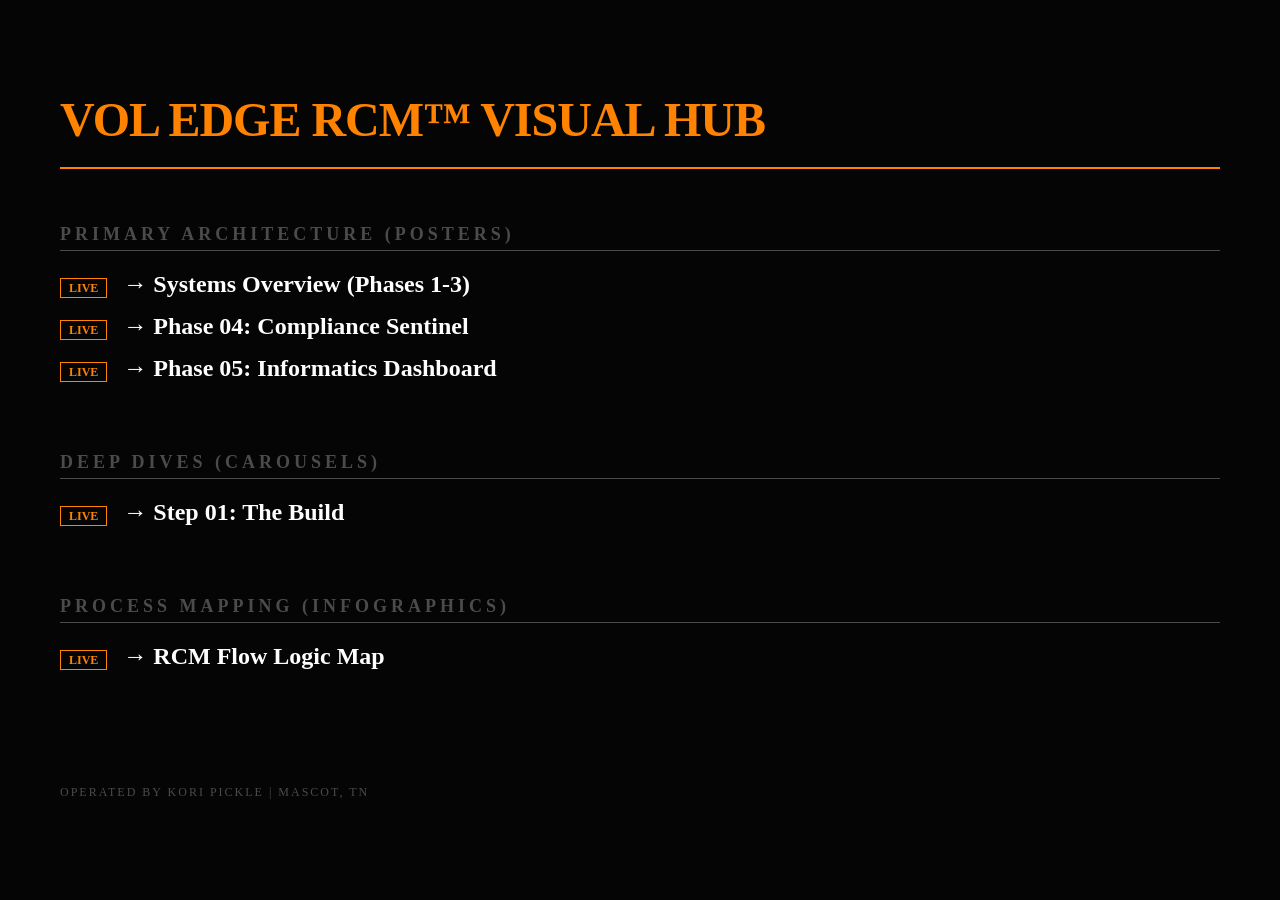
<file: index.html>
<!DOCTYPE html>
<html lang="en">
<head>
    <meta charset="UTF-8">
    <title>Vol Edge RCM™ Template Hub</title>
    <link rel="stylesheet" href="styles.css">
    <style>
        body { background: #050505; color: white; flex-direction: column; padding: 60px; align-items: flex-start; min-height: auto; }
        h1 { color: var(--vol-orange); font-size: 48px; margin-bottom: 40px; border-bottom: 2px solid var(--vol-orange); width: 100%; padding-bottom: 20px; text-transform: uppercase; letter-spacing: -1px;}
        .menu-section { margin-bottom: 40px; width: 100%; }
        h2 { color: #4B4B4B; text-transform: uppercase; font-size: 18px; letter-spacing: 4px; border-bottom: 1px solid #4B4B4B; padding-bottom: 5px; margin-bottom: 20px;}
        a { color: var(--vol-white); font-size: 24px; text-decoration: none; display: block; margin: 15px 0; transition: 0.3s; font-weight: 600;}
        a:hover { color: var(--vol-orange); transform: translateX(15px); }
        .tag-small { font-size: 12px; color: var(--vol-orange); border: 1px solid var(--vol-orange); padding: 2px 8px; margin-right: 10px; text-transform: uppercase; font-weight: 800;}
    </style>
</head>
<body>
    <h1>VOL EDGE RCM™ VISUAL HUB</h1>
    
    <div class="menu-section">
        <h2>Primary Architecture (Posters)</h2>
        <a href="posters/poster-systems-overview.html"><span class="tag-small">Live</span> → Systems Overview (Phases 1-3)</a>
        <a href="posters/poster-compliance.html"><span class="tag-small">Live</span> → Phase 04: Compliance Sentinel</a>
        <a href="posters/poster-analytics.html"><span class="tag-small">Live</span> → Phase 05: Informatics Dashboard</a>
    </div>

    <div class="menu-section">
        <h2>Deep Dives (Carousels)</h2>
        <a href="carousels/carousel-3-panel.html"><span class="tag-small">Live</span> → Step 01: The Build</a>
    </div>

    <div class="menu-section">
        <h2>Process Mapping (Infographics)</h2>
        <a href="infographics/rcm-flow.html"><span class="tag-small">Live</span> → RCM Flow Logic Map</a>
    </div>

    <div style="margin-top: 60px; color: #4B4B4B; font-size: 12px; letter-spacing: 2px; text-transform: uppercase;">
        Operated by Kori Pickle | Mascot, TN
    </div>
</body>
</html>
</file>
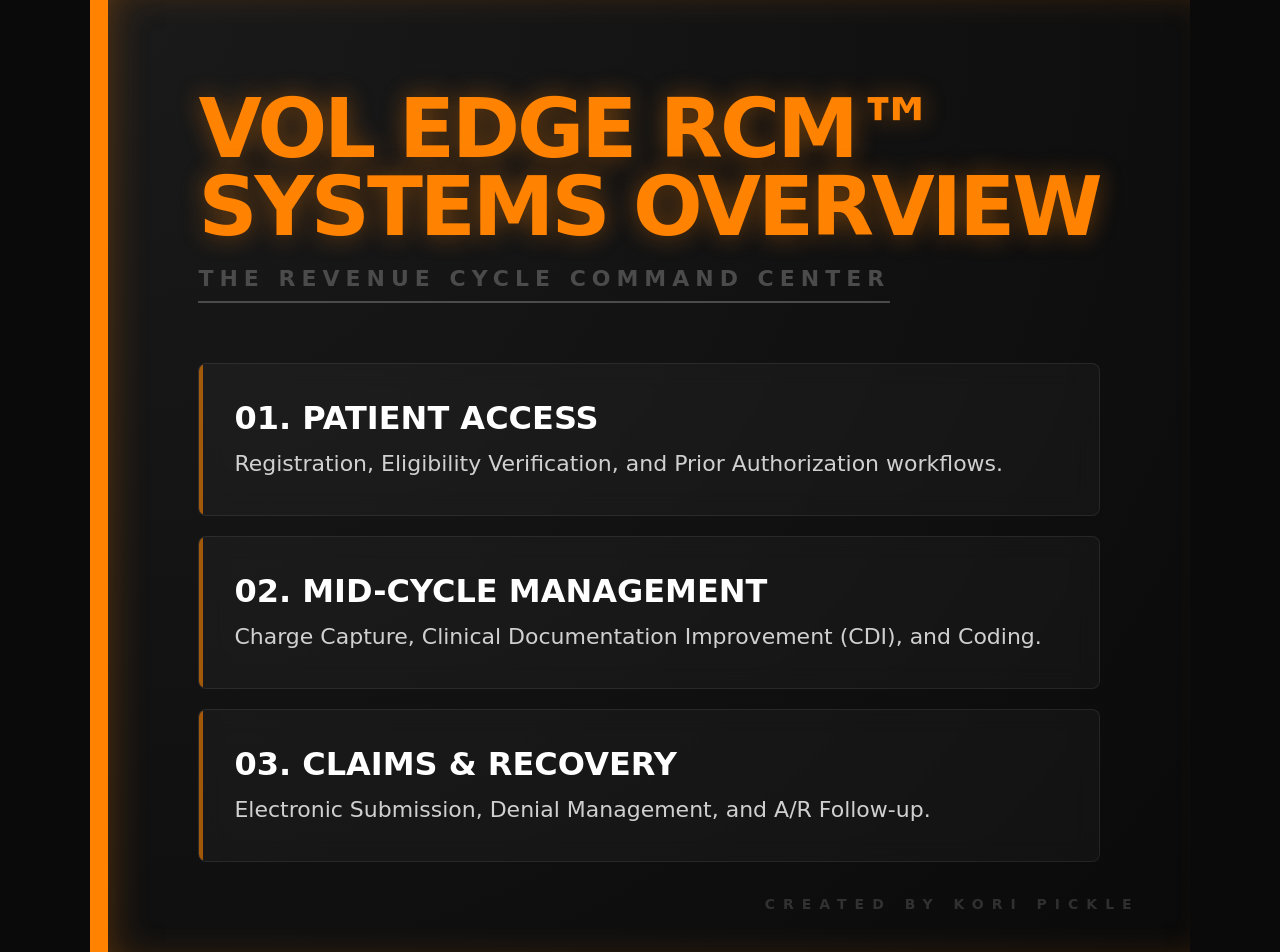
<file: poster-systems-overview.html>
<!DOCTYPE html>
<html>
<head>
    <link rel="stylesheet" href="../styles.css">
</head>
<body>
    <div class="canvas-1080x1350">
        <div>
            <div class="canvas-header">Vol Edge RCM™<br>Systems Overview</div>
            <div class="canvas-subheader">The Revenue Cycle Command Center</div>
        </div>
        
        <div class="canvas-content">
            <div class="info-block">
                <strong>01. Patient Access</strong>
                <p>Registration, Eligibility Verification, and Prior Authorization workflows.</p>
            </div>
            <div class="info-block">
                <strong>02. Mid-Cycle Management</strong>
                <p>Charge Capture, Clinical Documentation Improvement (CDI), and Coding.</p>
            </div>
            <div class="info-block">
                <strong>03. Claims & Recovery</strong>
                <p>Electronic Submission, Denial Management, and A/R Follow-up.</p>
            </div>
        </div>

        <div class="watermark">CREATED BY KORI PICKLE</div>
    </div>
</body>
</html>
</file>
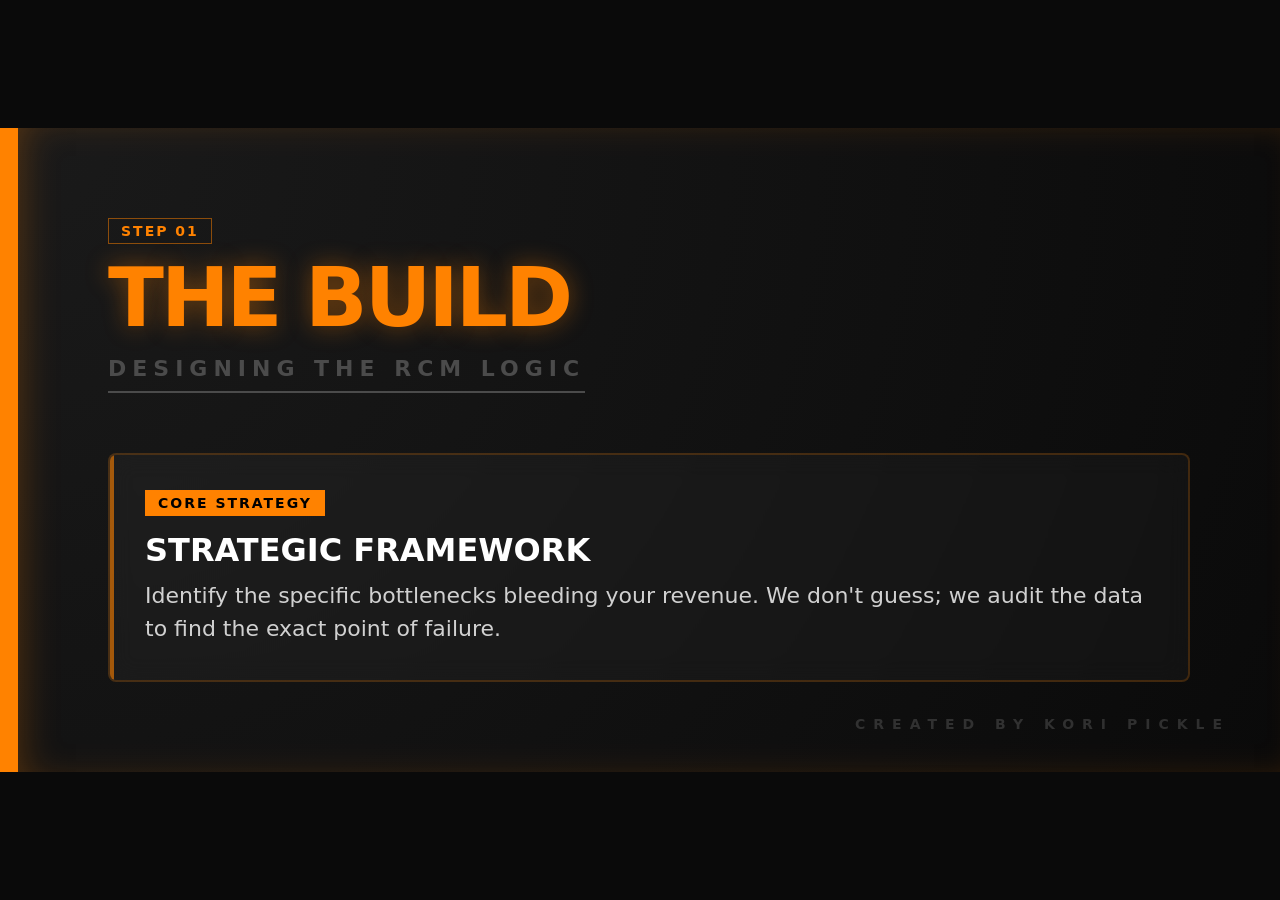
<file: carousels/carousel-3-panel.html>
<!DOCTYPE html>
<html>
<head>
    <link rel="stylesheet" href="../styles.css">
</head>
<body>
    <div class="canvas-1080x1080">
        <div>
            <div class="tag">Step 01</div>
            <div class="canvas-header">The Build</div>
            <div class="canvas-subheader">Designing the RCM Logic</div>
        </div>
        
        <div class="canvas-content" style="justify-content: center;">
            <div class="info-block" style="border: 2px solid rgba(255, 130, 0, 0.2);">
                <div class="tag" style="background: var(--vol-orange); color: black;">CORE STRATEGY</div>
                <strong>Strategic Framework</strong>
                <p>Identify the specific bottlenecks bleeding your revenue. We don't guess; we audit the data to find the exact point of failure.</p>
            </div>
        </div>

        <div class="watermark">CREATED BY KORI PICKLE</div>
    </div>
</body>
</html>
</file>
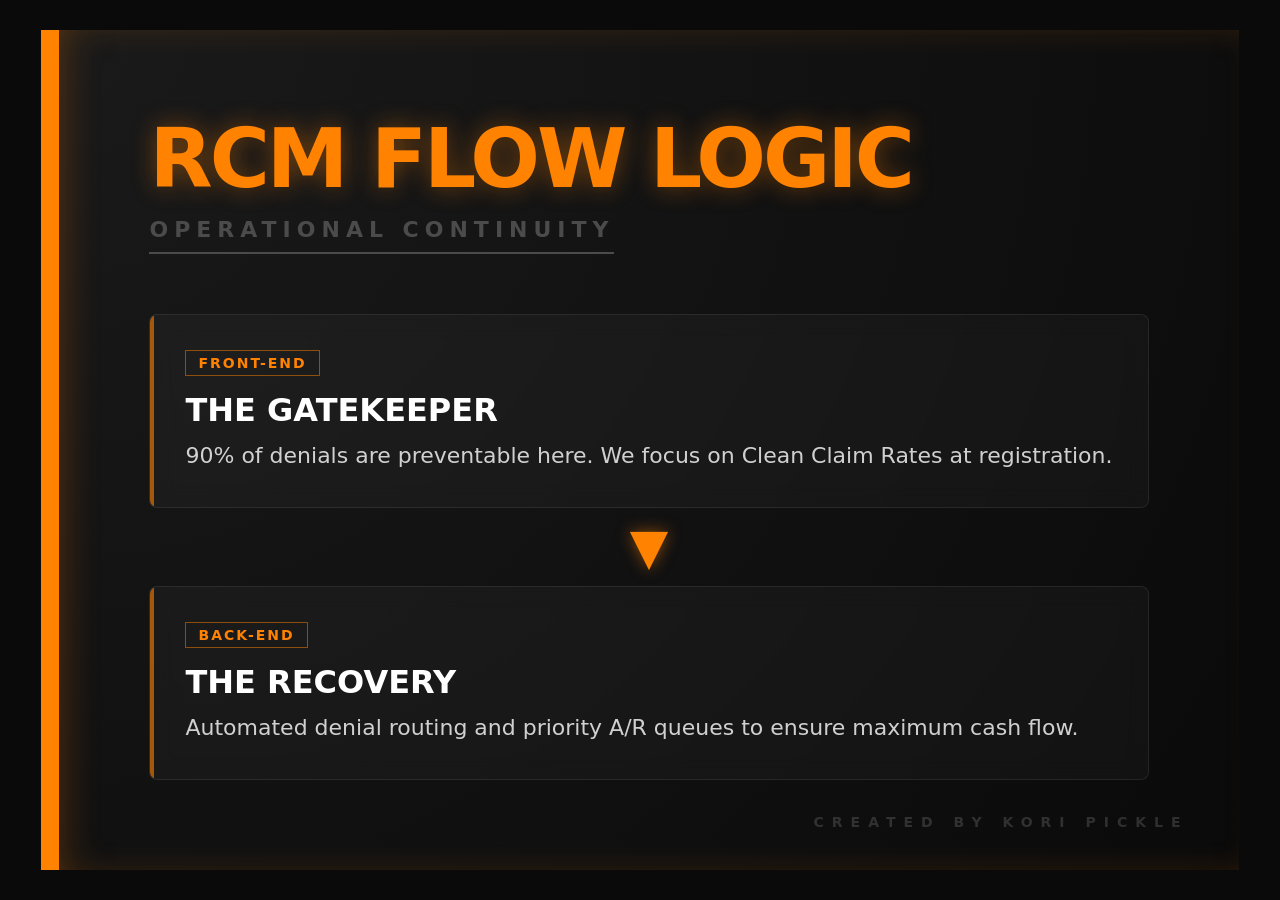
<file: infographics/rcm-flow.html>
<!DOCTYPE html>
<html>
<head>
    <link rel="stylesheet" href="../styles.css">
</head>
<body>
    <div class="canvas-1080x1350">
        <div>
            <div class="canvas-header">RCM Flow Logic</div>
            <div class="canvas-subheader">Operational Continuity</div>
        </div>
        
        <div class="canvas-content">
            <div class="info-block">
                <div class="tag">Front-End</div>
                <strong>The Gatekeeper</strong>
                <p>90% of denials are preventable here. We focus on Clean Claim Rates at registration.</p>
            </div>
            
            <div style="text-align: center; color: var(--vol-orange); font-size: 50px; margin: -10px 0; text-shadow: 0 0 15px rgba(255,130,0,0.5);">▼</div>
            
            <div class="info-block">
                <div class="tag">Back-End</div>
                <strong>The Recovery</strong>
                <p>Automated denial routing and priority A/R queues to ensure maximum cash flow.</p>
            </div>
        </div>

        <div class="watermark">CREATED BY KORI PICKLE</div>
    </div>
</body>
</html>
</file>
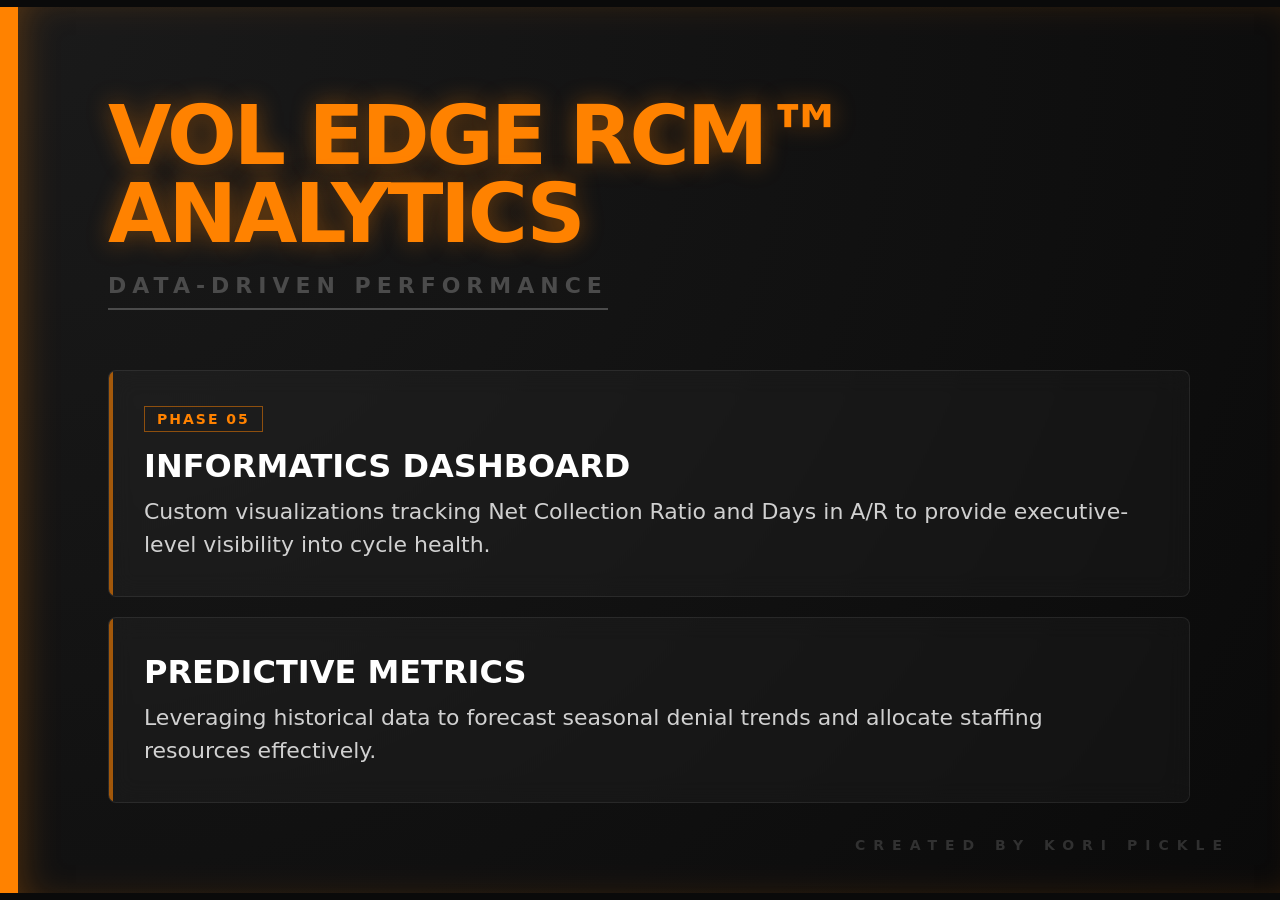
<file: posters/poster-analytics.html>
<!DOCTYPE html>
<html>
<head>
    <link rel="stylesheet" href="../styles.css">
</head>
<body>
    <div class="canvas-1080x1350">
        <div>
            <div class="canvas-header">Vol Edge RCM™<br>Analytics</div>
            <div class="canvas-subheader">Data-Driven Performance</div>
        </div>
        
        <div class="canvas-content">
            <div class="info-block">
                <div class="tag">Phase 05</div>
                <strong>Informatics Dashboard</strong>
                <p>Custom visualizations tracking Net Collection Ratio and Days in A/R to provide executive-level visibility into cycle health.</p>
            </div>

            <div class="info-block">
                <strong>Predictive Metrics</strong>
                <p>Leveraging historical data to forecast seasonal denial trends and allocate staffing resources effectively.</p>
            </div>
        </div>

        <div class="watermark">CREATED BY KORI PICKLE</div>
    </div>
</body>
</html>
</file>
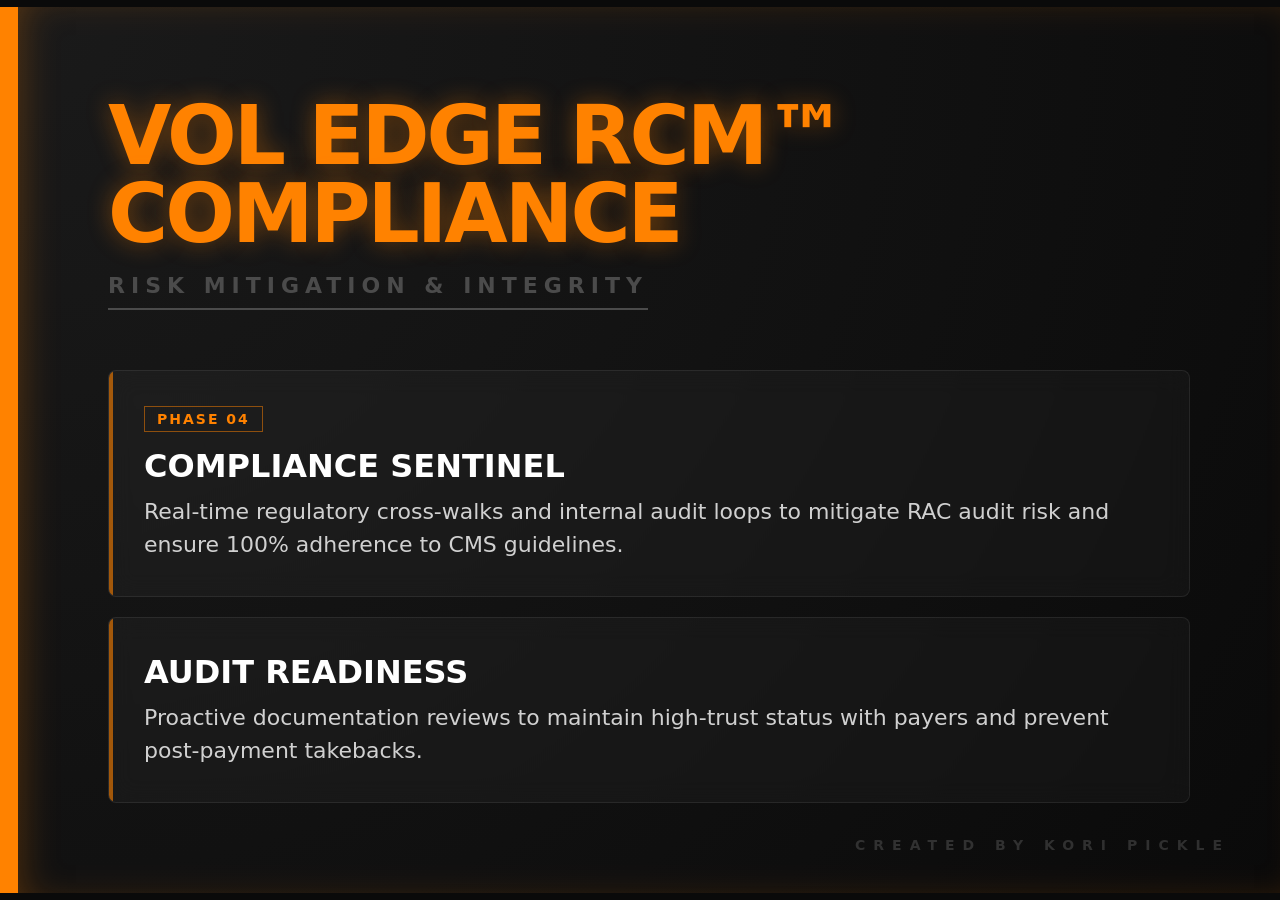
<file: posters/poster-compliance.html>
<!DOCTYPE html>
<html>
<head>
    <link rel="stylesheet" href="../styles.css">
</head>
<body>
    <div class="canvas-1080x1350">
        <div>
            <div class="canvas-header">Vol Edge RCM™<br>Compliance</div>
            <div class="canvas-subheader">Risk Mitigation & Integrity</div>
        </div>
        
        <div class="canvas-content">
            <div class="info-block">
                <div class="tag">Phase 04</div>
                <strong>Compliance Sentinel</strong>
                <p>Real-time regulatory cross-walks and internal audit loops to mitigate RAC audit risk and ensure 100% adherence to CMS guidelines.</p>
            </div>

            <div class="info-block">
                <strong>Audit Readiness</strong>
                <p>Proactive documentation reviews to maintain high-trust status with payers and prevent post-payment takebacks.</p>
            </div>
        </div>

        <div class="watermark">CREATED BY KORI PICKLE</div>
    </div>
</body>
</html>
</file>
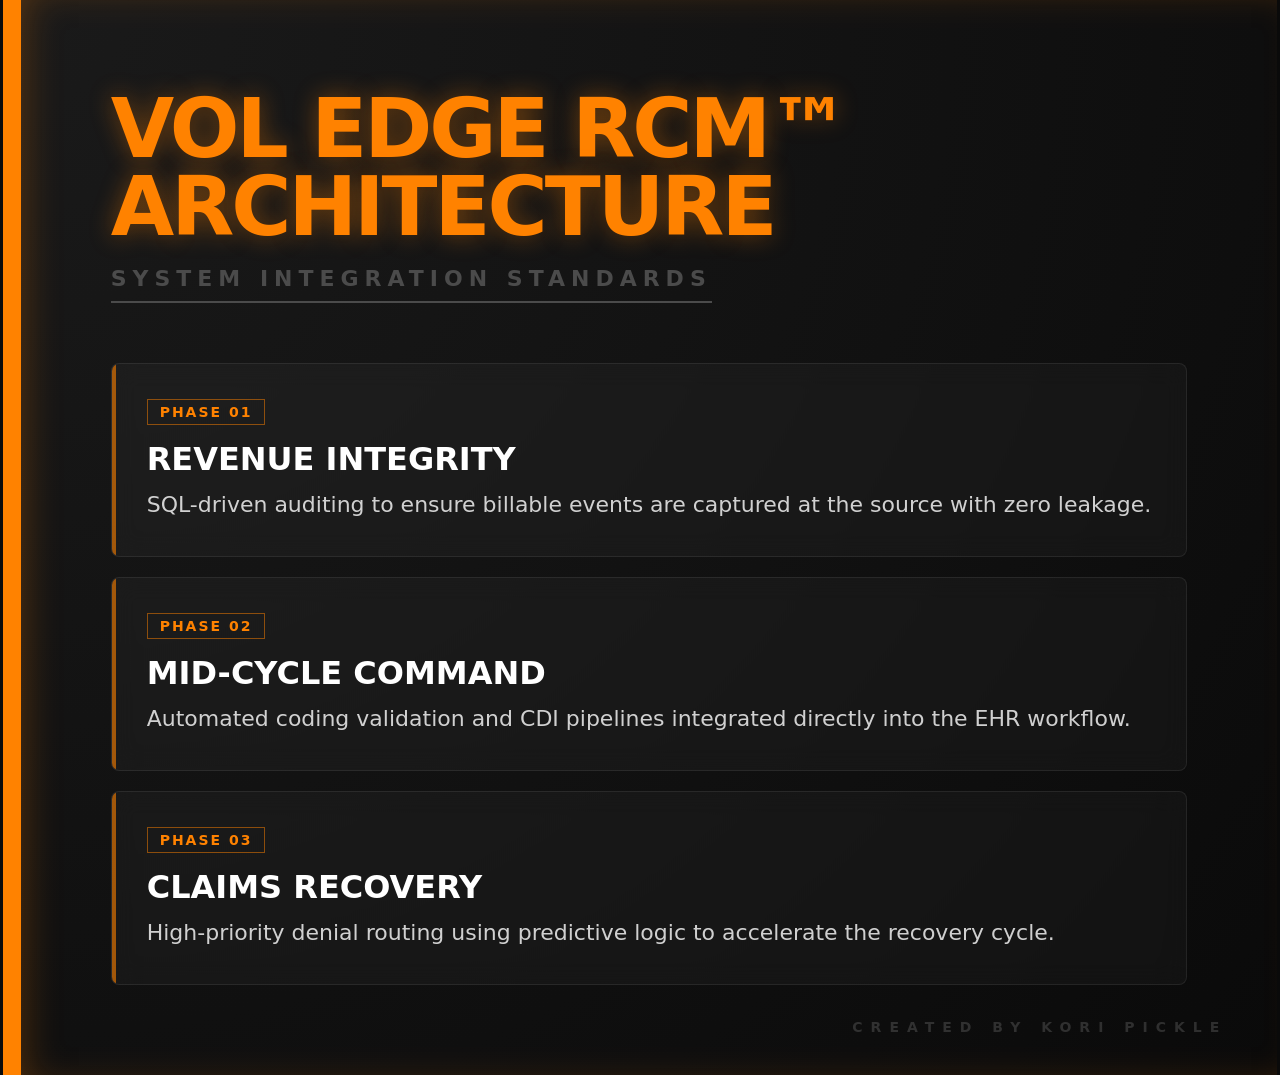
<file: posters/poster-systems-overview.html>
<!DOCTYPE html>
<html>
<head>
    <link rel="stylesheet" href="../styles.css">
</head>
<body>
    <div class="canvas-1080x1350">
        <div>
            <div class="canvas-header">Vol Edge RCM™<br>Architecture</div>
            <div class="canvas-subheader">System Integration Standards</div>
        </div>
        
        <div class="canvas-content">
            <div class="info-block">
                <div class="tag">Phase 01</div>
                <strong>Revenue Integrity</strong>
                <p>SQL-driven auditing to ensure billable events are captured at the source with zero leakage.</p>
            </div>

            <div class="info-block">
                <div class="tag">Phase 02</div>
                <strong>Mid-Cycle Command</strong>
                <p>Automated coding validation and CDI pipelines integrated directly into the EHR workflow.</p>
            </div>

            <div class="info-block">
                <div class="tag">Phase 03</div>
                <strong>Claims Recovery</strong>
                <p>High-priority denial routing using predictive logic to accelerate the recovery cycle.</p>
            </div>
        </div>

        <div class="watermark">CREATED BY KORI PICKLE</div>
    </div>
</body>
</html>
</file>
<file: styles.css>
:root {
  --vol-orange: #FF8200;
  --vol-black: #0A0A0A;
  --vol-white: #FFFFFF;
  --vol-gray: #4B4B4B;
  --glass-bg: rgba(255, 255, 255, 0.03);
  --font-main: 'Inter', system-ui, -apple-system, sans-serif;
}

body {
  background: var(--vol-black);
  margin: 0;
  display: flex;
  justify-content: center;
  align-items: center;
  min-height: 100vh;
}

.canvas-1080x1350, .canvas-1080x1080 {
  background: radial-gradient(circle at top left, #1a1a1a 0%, #0a0a0a 100%);
  color: var(--vol-white);
  font-family: var(--font-main);
  display: flex;
  flex-direction: column;
  justify-content: space-between;
  padding: 90px;
  box-sizing: border-box;
  border-left: 18px solid var(--vol-orange);
  box-shadow: inset 15px 0 40px -15px rgba(255, 130, 0, 0.3);
  position: relative;
}

.canvas-header {
  font-size: 82px;
  font-weight: 900;
  text-transform: uppercase;
  color: var(--vol-orange);
  line-height: 0.95;
  letter-spacing: -3px;
  text-shadow: 0 0 25px rgba(255, 130, 0, 0.4);
}

.canvas-subheader {
  font-size: 22px;
  margin-top: 20px;
  color: var(--vol-gray);
  text-transform: uppercase;
  letter-spacing: 6px;
  font-weight: 700;
  border-bottom: 2px solid var(--vol-gray);
  display: inline-block;
  padding-bottom: 10px;
}

.canvas-content {
  flex: 1;
  margin-top: 60px;
  display: flex;
  flex-direction: column;
  gap: 20px;
}

.info-block {
  background: var(--glass-bg);
  border: 1px solid rgba(255, 255, 255, 0.08);
  backdrop-filter: blur(12px);
  padding: 35px;
  border-radius: 8px;
  position: relative;
  overflow: hidden;
}

.info-block::after {
  content: "";
  position: absolute;
  top: 0; left: 0; width: 4px; height: 100%;
  background: var(--vol-orange);
  opacity: 0.6;
}

.tag {
  font-size: 14px;
  color: var(--vol-orange);
  border: 1px solid rgba(255, 130, 0, 0.5);
  padding: 4px 12px;
  text-transform: uppercase;
  letter-spacing: 2px;
  display: inline-block;
  margin-bottom: 15px;
  font-weight: 800;
}

.info-block strong {
  color: var(--vol-white);
  font-size: 32px;
  text-transform: uppercase;
  display: block;
  margin-bottom: 10px;
}

.info-block p {
  margin: 0;
  font-size: 22px;
  line-height: 1.5;
  opacity: 0.8;
}

.watermark {
  position: absolute;
  bottom: 40px;
  right: 50px;
  font-size: 14px;
  font-weight: 800;
  letter-spacing: 8px;
  color: rgba(255, 255, 255, 0.15);
  text-transform: uppercase;
}
</file>
